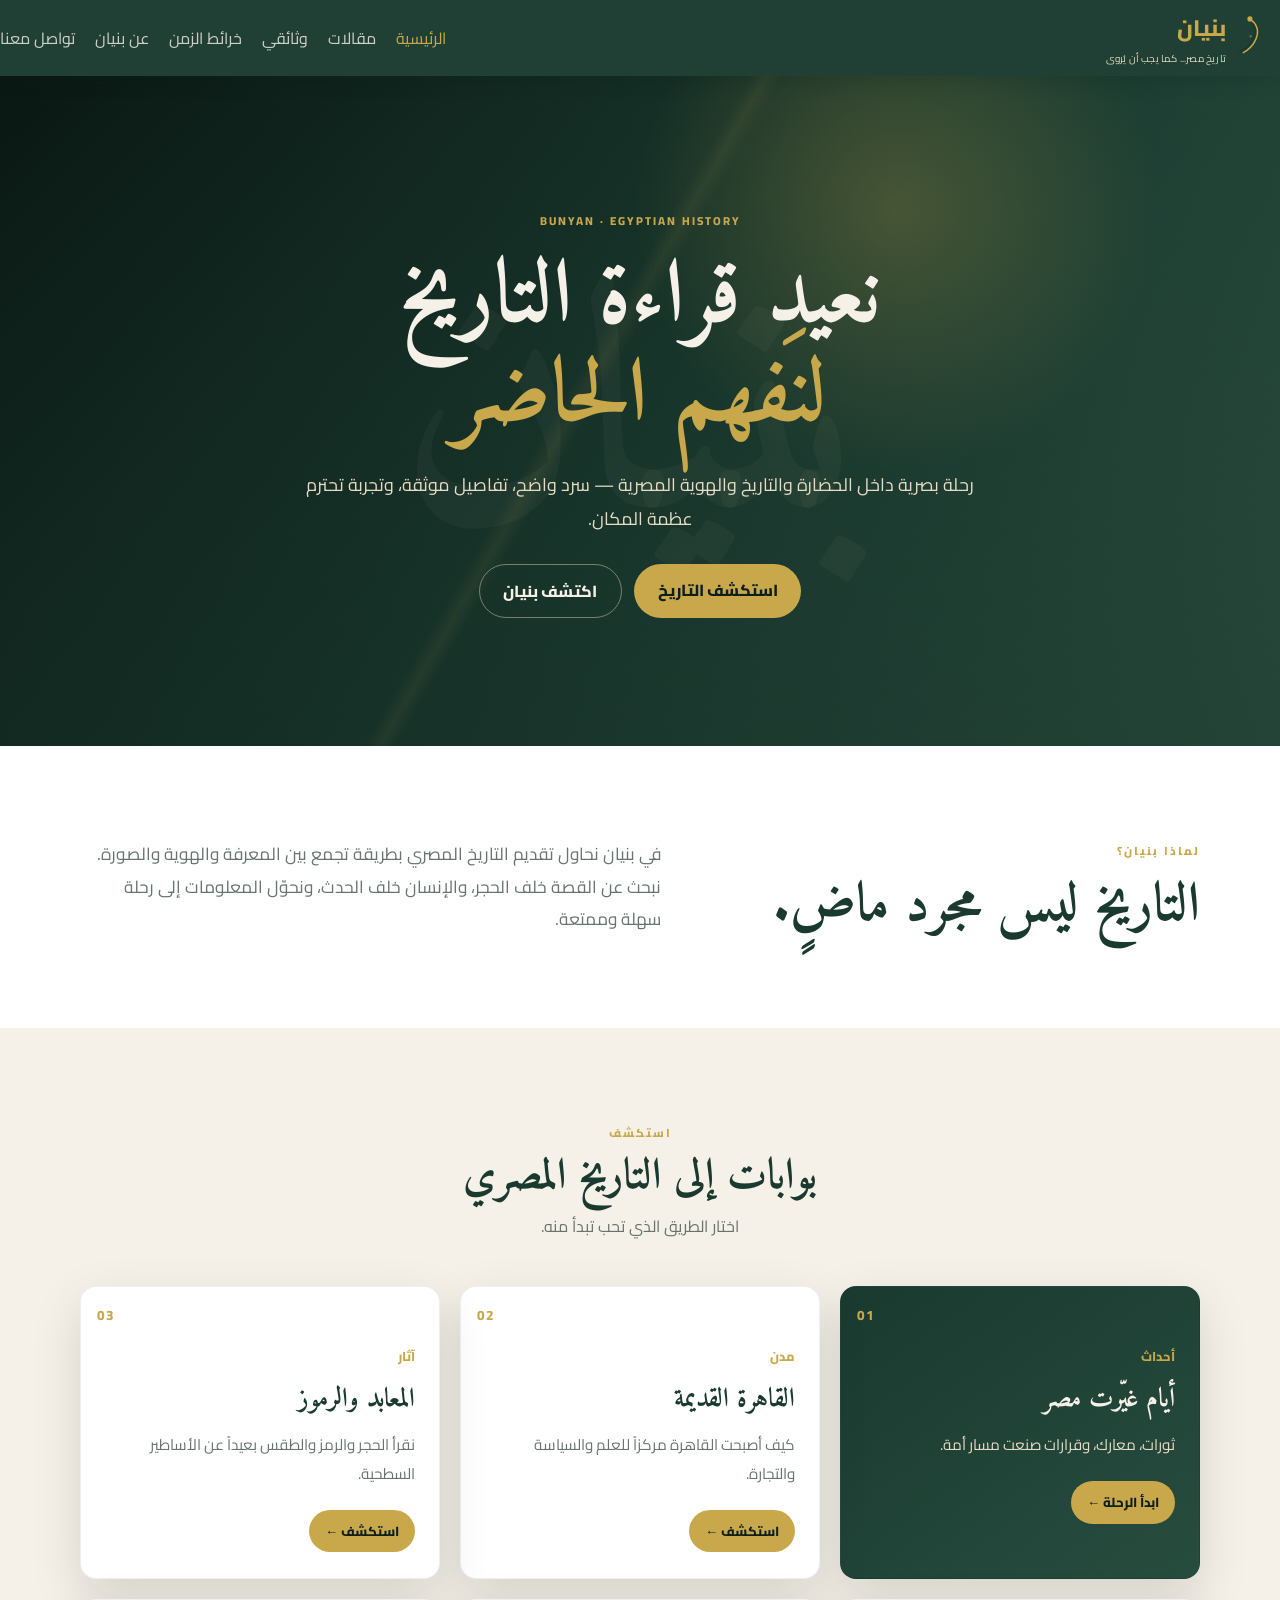
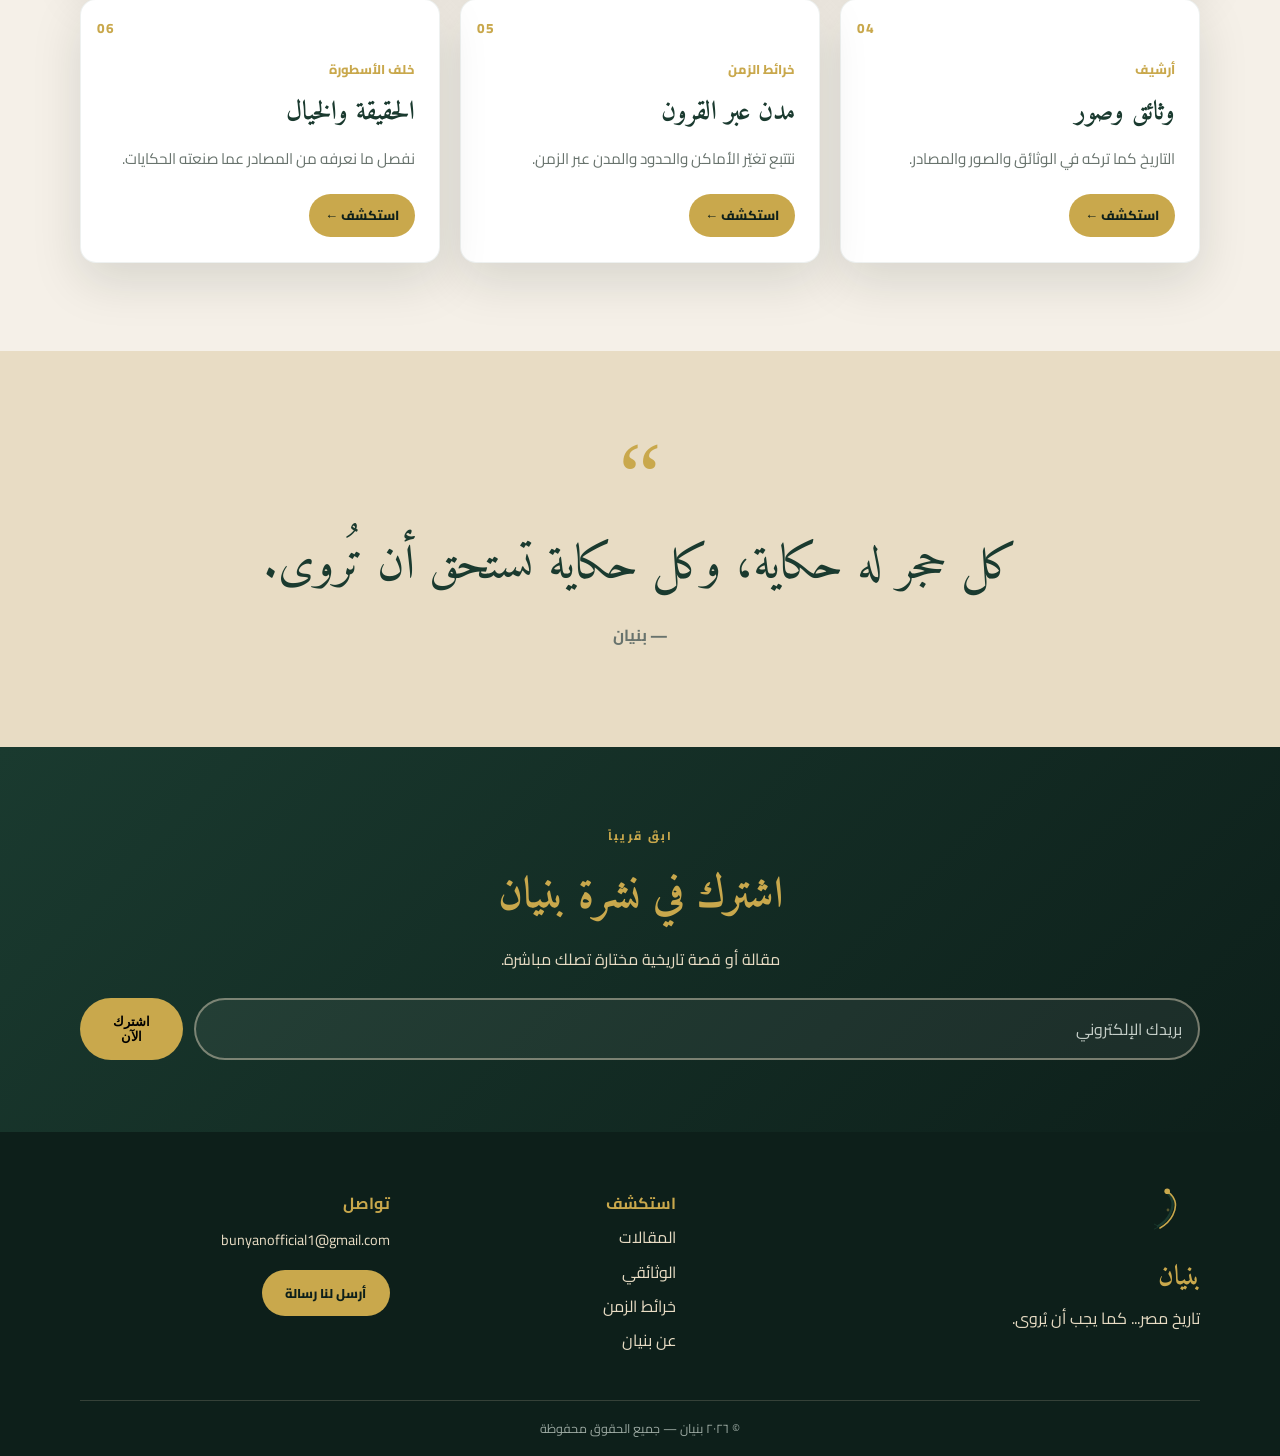
<file: index.html>
<!doctype html>
<html lang="ar" dir="rtl">
<head><meta charset="utf-8"><meta name="viewport" content="width=device-width,initial-scale=1"><meta name="description" content="بنيان — منصة ثقافية مستقلة تعيد قراءة التاريخ والحضارة المصرية بأسلوب بصري حديث."><meta name="theme-color" content="#1A3A2F"><title>بنيان | تاريخ مصر كما يجب أن يُروى</title><link rel="icon" href="images/logo.svg"><link rel="preconnect" href="https://fonts.googleapis.com"><link rel="preconnect" href="https://fonts.gstatic.com" crossorigin><link href="https://fonts.googleapis.com/css2?family=Amiri:wght@400;700&family=Cairo:wght@400;600;700;800&display=swap" rel="stylesheet"><link rel="stylesheet" href="css/style.css"></head>
<body>
<nav class="navbar"><div class="nav-container"><a class="nav-logo" href="index.html"><img src="images/logo.svg" alt="بنيان"><div><strong>بنيان</strong><span>تاريخ مصر... كما يجب أن يُروى</span></div></a><button class="nav-toggle" aria-label="فتح القائمة">☰</button><ul class="nav-links"><li><a class="active" href="index.html">الرئيسية</a></li><li><a href="articles.html">مقالات</a></li><li><a href="documentary.html">وثائقي</a></li><li><a href="maps.html">خرائط الزمن</a></li><li><a href="about.html">عن بنيان</a></li><li><a href="contact.html">تواصل معنا</a></li></ul></div></nav>
<header class="hero"><div class="hero-overlay"></div><div class="hero-content"><span class="eyebrow">BUNYAN · EGYPTIAN HISTORY</span><h1>نعيد قراءة التاريخ<br><em>لنَفهم الحاضر</em></h1><p>رحلة بصرية داخل الحضارة والتاريخ والهوية المصرية — سرد واضح، تفاصيل موثقة، وتجربة تحترم عظمة المكان.</p><div class="hero-actions"><a class="hero-btn" href="articles.html">استكشف التاريخ</a><a class="hero-btn ghost" href="about.html">اكتشف بنيان</a></div></div></header>
<section class="section intro"><div class="container intro-grid"><div><span class="section-kicker">لماذا بنيان؟</span><h2>التاريخ ليس مجرد ماضٍ.</h2></div><p>في بنيان نحاول تقديم التاريخ المصري بطريقة تجمع بين المعرفة والهوية والصورة. نبحث عن القصة خلف الحجر، والإنسان خلف الحدث، ونحوّل المعلومات إلى رحلة سهلة وممتعة.</p></div></section>
<section class="section"><div class="container"><div class="section-title"><span class="section-kicker">استكشف</span><h2>بوابات إلى التاريخ المصري</h2><p>اختار الطريق الذي تحب تبدأ منه.</p></div><div class="cards-grid">
<article class="card featured-card"><div class="card-number">01</div><div class="card-body"><span class="card-tag">أحداث</span><h3>أيام غيّرت مصر</h3><p>ثورات، معارك، وقرارات صنعت مسار أمة.</p><a class="card-link" href="articles.html#days">ابدأ الرحلة ←</a></div></article>
<article class="card"><div class="card-number">02</div><div class="card-body"><span class="card-tag">مدن</span><h3>القاهرة القديمة</h3><p>كيف أصبحت القاهرة مركزاً للعلم والسياسة والتجارة.</p><a class="card-link" href="articles.html#cairo">استكشف ←</a></div></article>
<article class="card"><div class="card-number">03</div><div class="card-body"><span class="card-tag">آثار</span><h3>المعابد والرموز</h3><p>نقرأ الحجر والرمز والطقس بعيداً عن الأساطير السطحية.</p><a class="card-link" href="articles.html#temples">استكشف ←</a></div></article>
<article class="card"><div class="card-number">04</div><div class="card-body"><span class="card-tag">أرشيف</span><h3>وثائق وصور</h3><p>التاريخ كما تركه في الوثائق والصور والمصادر.</p><a class="card-link" href="articles.html#archive">استكشف ←</a></div></article>
<article class="card"><div class="card-number">05</div><div class="card-body"><span class="card-tag">خرائط الزمن</span><h3>مدن عبر القرون</h3><p>نتتبع تغيّر الأماكن والحدود والمدن عبر الزمن.</p><a class="card-link" href="maps.html">استكشف ←</a></div></article>
<article class="card"><div class="card-number">06</div><div class="card-body"><span class="card-tag">خلف الأسطورة</span><h3>الحقيقة والخيال</h3><p>نفصل ما نعرفه من المصادر عما صنعته الحكايات.</p><a class="card-link" href="articles.html#myths">استكشف ←</a></div></article>
</div></div></section>
<section class="quote-section"><div class="container"><div class="quote-mark">“</div><blockquote>كل حجر له حكاية، وكل حكاية تستحق أن تُروى.</blockquote><span>— بنيان</span></div></section>
<section class="newsletter"><div class="container"><span class="section-kicker">ابقَ قريباً</span><h2>اشترك في نشرة بنيان</h2><p>مقالة أو قصة تاريخية مختارة تصلك مباشرة.</p><form class="newsletter-form" action="https://formsubmit.co/bunyanofficial1@gmail.com" method="POST"><input type="email" name="email" required placeholder="بريدك الإلكتروني"><input type="hidden" name="_subject" value="اشتراك جديد في نشرة بنيان"><input type="hidden" name="_captcha" value="false"><button type="submit">اشترك الآن</button></form></div></section>
<footer class="footer"><div class="container"><div class="footer-grid"><div><img class="footer-logo" src="images/logo.svg" alt="بنيان"><h3>بنيان</h3><p>تاريخ مصر... كما يجب أن يُروى.</p></div><div><h4>استكشف</h4><ul><li><a href="articles.html">المقالات</a></li><li><a href="documentary.html">الوثائقي</a></li><li><a href="maps.html">خرائط الزمن</a></li><li><a href="about.html">عن بنيان</a></li></ul></div><div><h4>تواصل</h4><a class="email-link" href="mailto:bunyanofficial1@gmail.com">bunyanofficial1@gmail.com</a><a class="footer-cta" href="contact.html">أرسل لنا رسالة</a></div></div><div class="footer-bottom">© ٢٠٢٦ بنيان — جميع الحقوق محفوظة</div></div></footer>
<script src="js/main.js"></script></body></html>
</file>
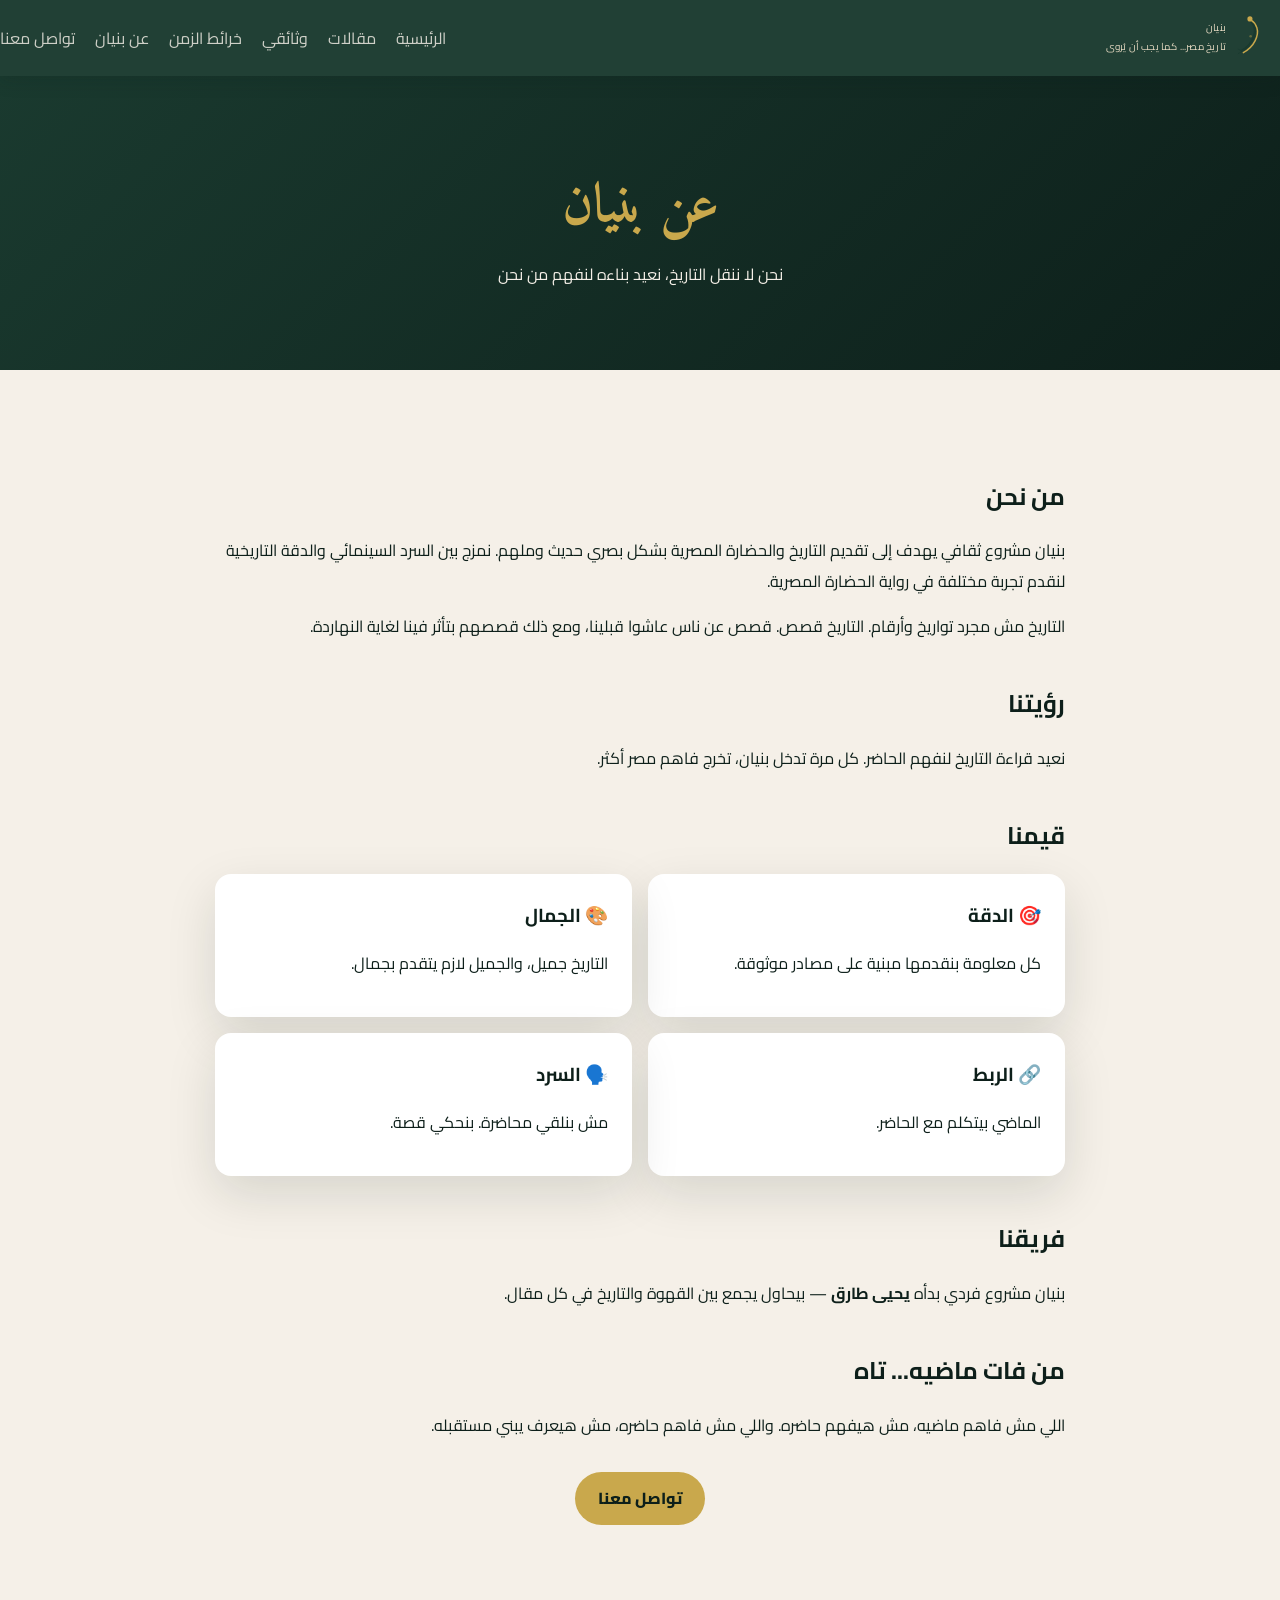
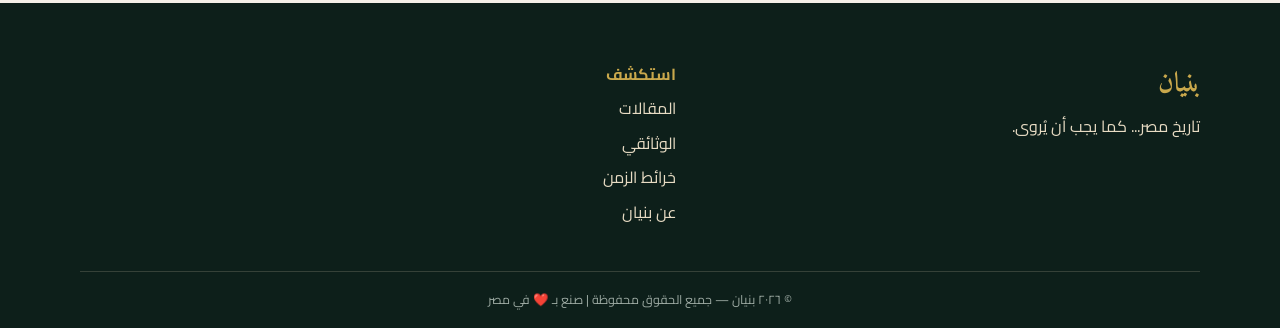
<file: about.html>
<!DOCTYPE html>
<html lang="ar" dir="rtl">
<head><meta charset="UTF-8"><meta name="viewport" content="width=device-width, initial-scale=1.0"><meta name="description" content="تعرف على فريق بنيان ورؤيتنا في تقديم التاريخ المصري"><title>عن بنيان — من نحن</title><link rel="icon" type="image/svg+xml" href="images/logo.svg"><link rel="preconnect" href="https://fonts.googleapis.com"><link rel="preconnect" href="https://fonts.gstatic.com" crossorigin><link href="https://fonts.googleapis.com/css2?family=Amiri:wght@400;700&family=Cairo:wght@400;600;700&display=swap" rel="stylesheet"><link rel="stylesheet" href="css/style.css"></head>
<body><nav class="navbar"><div class="nav-container"><a href="index.html" class="nav-logo"><img src="images/logo.svg" width="40" height="40" alt="بنيان"><div><span class="nav-logo-text">بنيان</span><span class="nav-logo-tagline">تاريخ مصر... كما يجب أن يُروى</span></div></a><button class="nav-toggle" aria-label="القائمة">☰</button><ul class="nav-links"><li><a href="index.html">الرئيسية</a></li><li><a href="articles.html">مقالات</a></li><li><a href="documentary.html">وثائقي</a></li><li><a href="maps.html">خرائط الزمن</a></li><li><a href="about.html">عن بنيان</a></li><li><a href="contact.html">تواصل معنا</a></li></ul></div></nav>
<header class="about-hero"><div class="container"><h1>عن بنيان</h1><p>نحن لا ننقل التاريخ، نعيد بناءه لنفهم من نحن</p></div></header><section class="about-content"><h2>من نحن</h2><p>بنيان مشروع ثقافي يهدف إلى تقديم التاريخ والحضارة المصرية بشكل بصري حديث وملهم. نمزج بين السرد السينمائي والدقة التاريخية لنقدم تجربة مختلفة في رواية الحضارة المصرية.</p><p>التاريخ مش مجرد تواريخ وأرقام. التاريخ قصص. قصص عن ناس عاشوا قبلينا، ومع ذلك قصصهم بتأثر فينا لغاية النهاردة.</p><h2>رؤيتنا</h2><p>نعيد قراءة التاريخ لنفهم الحاضر. كل مرة تدخل بنيان، تخرج فاهم مصر أكثر.</p><h2>قيمنا</h2><div class="values-grid"><div class="value-card"><h3>🎯 الدقة</h3><p>كل معلومة بنقدمها مبنية على مصادر موثوقة.</p></div><div class="value-card"><h3>🎨 الجمال</h3><p>التاريخ جميل، والجميل لازم يتقدم بجمال.</p></div><div class="value-card"><h3>🔗 الربط</h3><p>الماضي بيتكلم مع الحاضر.</p></div><div class="value-card"><h3>🗣️ السرد</h3><p>مش بنلقي محاضرة. بنحكي قصة.</p></div></div><h2>فريقنا</h2><p>بنيان مشروع فردي بدأه <strong>يحيى طارق</strong> — بيحاول يجمع بين القهوة والتاريخ في كل مقال.</p><h2>من فات ماضيه... تاه</h2><p>اللي مش فاهم ماضيه، مش هيفهم حاضره. واللي مش فاهم حاضره، مش هيعرف يبني مستقبله.</p><p style="text-align:center;margin-top:2rem"><a href="contact.html" class="hero-btn">تواصل معنا</a></p></section><footer class="footer"><div class="container"><div class="footer-grid"><div class="footer-brand"><h3>بنيان</h3><p>تاريخ مصر... كما يجب أن يُروى.</p></div><div class="footer-links"><h4>استكشف</h4><ul><li><a href="articles.html">المقالات</a></li><li><a href="documentary.html">الوثائقي</a></li><li><a href="maps.html">خرائط الزمن</a></li><li><a href="about.html">عن بنيان</a></li></ul></div></div><div class="footer-bottom"><p>© ٢٠٢٦ بنيان — جميع الحقوق محفوظة | صنع بـ ❤️ في مصر</p></div></div></footer><script src="js/main.js"></script></body></html>
</file>
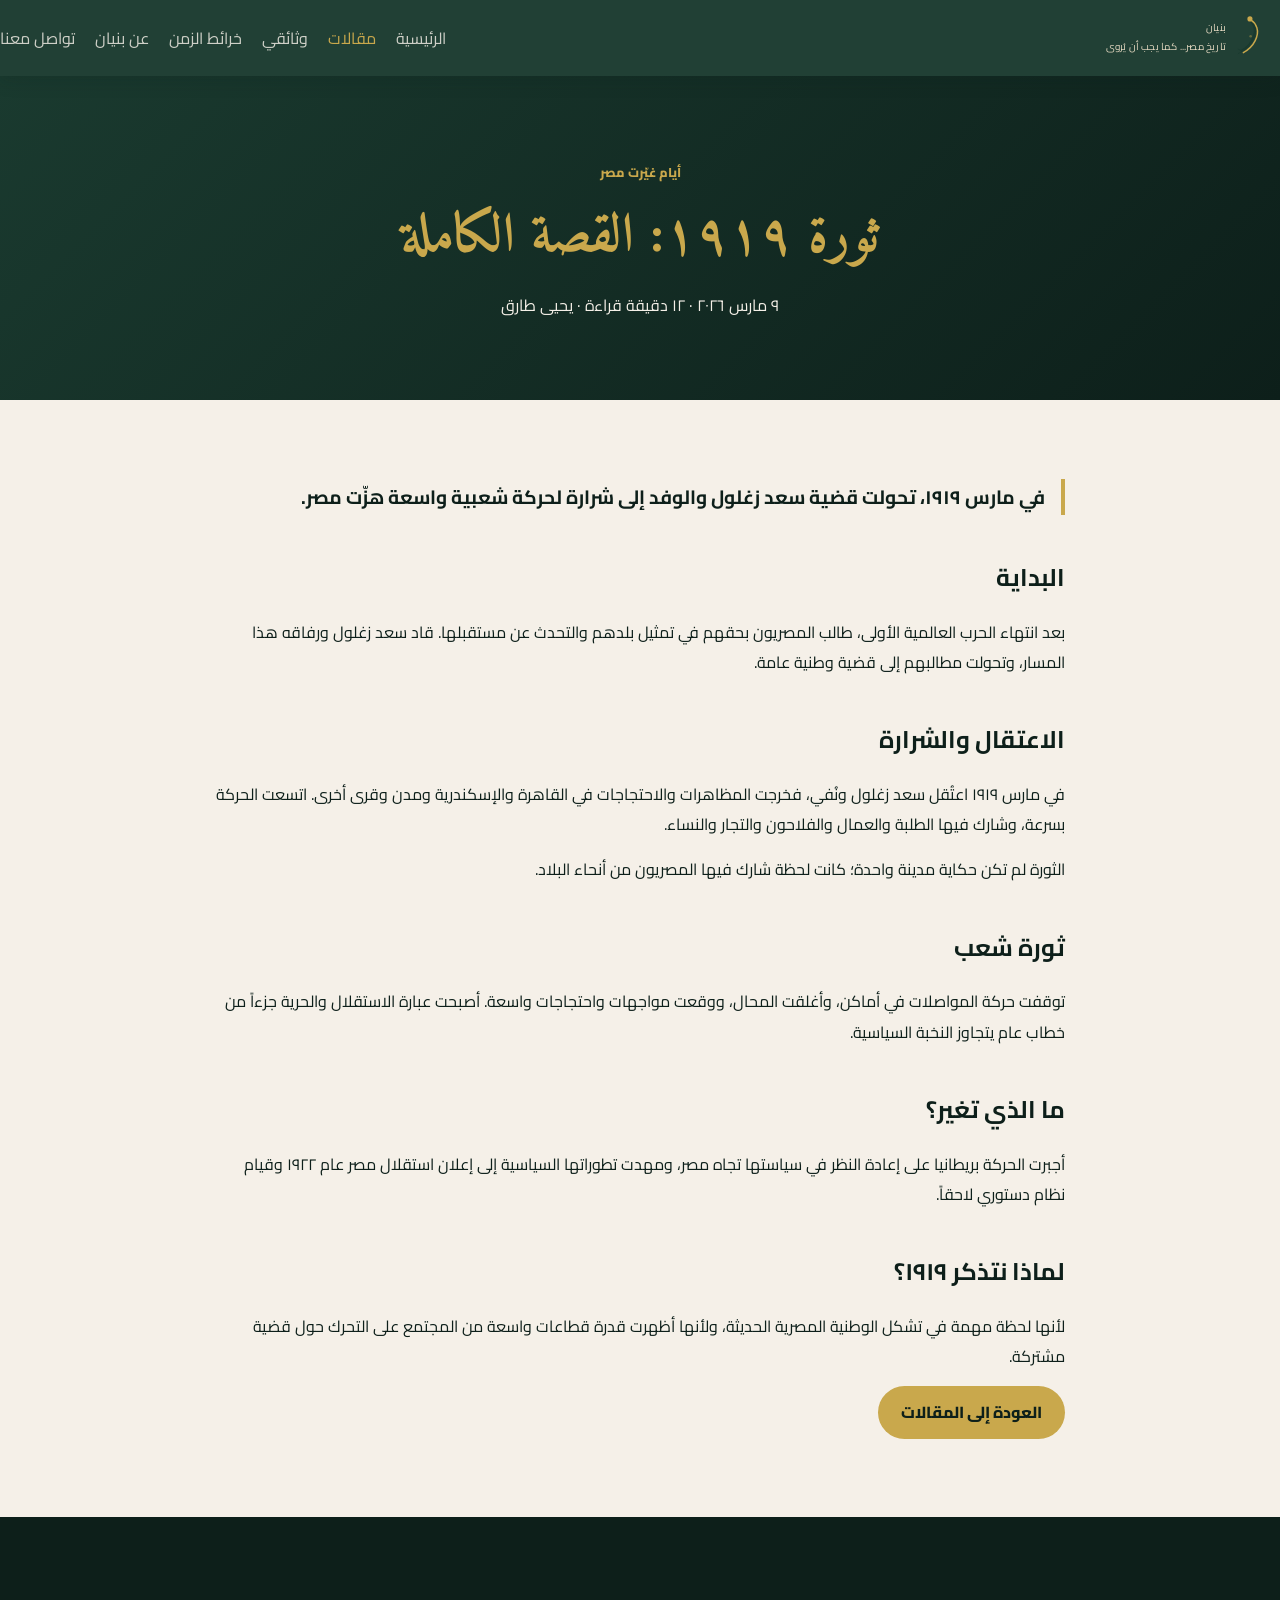
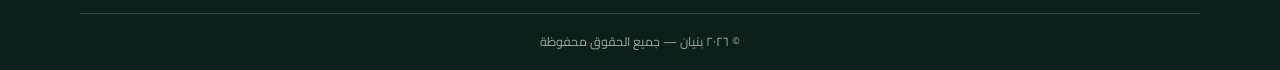
<file: article-1919.html>
<!doctype html><html lang="ar" dir="rtl"><head><meta charset="utf-8"><meta name="viewport" content="width=device-width,initial-scale=1"><title>ثورة ١٩١٩: القصة الكاملة — بنيان</title><link rel="icon" href="images/logo.svg"><link rel="stylesheet" href="css/style.css"><link href="https://fonts.googleapis.com/css2?family=Amiri:wght@400;700&family=Cairo:wght@400;600;700&display=swap" rel="stylesheet"></head><body><nav class="navbar"><div class="nav-container"><a class="nav-logo" href="index.html"><img src="images/logo.svg"><div><span class="nav-logo-text">بنيان</span><span class="nav-logo-tagline">تاريخ مصر... كما يجب أن يُروى</span></div></a><button class="nav-toggle">☰</button><ul class="nav-links"><li><a href="index.html">الرئيسية</a></li><li><a class="active" href="articles.html">مقالات</a></li><li><a href="documentary.html">وثائقي</a></li><li><a href="maps.html">خرائط الزمن</a></li><li><a href="about.html">عن بنيان</a></li><li><a href="contact.html">تواصل معنا</a></li></ul></div></nav><header class="article-header"><div class="container"><span class="card-tag">أيام غيّرت مصر</span><h1>ثورة ١٩١٩: القصة الكاملة</h1><div class="article-meta">٩ مارس ٢٠٢٦ · ١٢ دقيقة قراءة · يحيى طارق</div></div></header><article class="article-body"><p style="font-size:1.2rem;font-weight:700;border-right:4px solid var(--s);padding-right:1rem">في مارس ١٩١٩، تحولت قضية سعد زغلول والوفد إلى شرارة لحركة شعبية واسعة هزّت مصر.</p><h2>البداية</h2><p>بعد انتهاء الحرب العالمية الأولى، طالب المصريون بحقهم في تمثيل بلدهم والتحدث عن مستقبلها. قاد سعد زغلول ورفاقه هذا المسار، وتحولت مطالبهم إلى قضية وطنية عامة.</p><h2>الاعتقال والشرارة</h2><p>في مارس ١٩١٩ اعتُقل سعد زغلول ونُفي، فخرجت المظاهرات والاحتجاجات في القاهرة والإسكندرية ومدن وقرى أخرى. اتسعت الحركة بسرعة، وشارك فيها الطلبة والعمال والفلاحون والتجار والنساء.</p><blockquote>الثورة لم تكن حكاية مدينة واحدة؛ كانت لحظة شارك فيها المصريون من أنحاء البلاد.</blockquote><h2>ثورة شعب</h2><p>توقفت حركة المواصلات في أماكن، وأغلقت المحال، ووقعت مواجهات واحتجاجات واسعة. أصبحت عبارة الاستقلال والحرية جزءاً من خطاب عام يتجاوز النخبة السياسية.</p><h2>ما الذي تغير؟</h2><p>أجبرت الحركة بريطانيا على إعادة النظر في سياستها تجاه مصر، ومهدت تطوراتها السياسية إلى إعلان استقلال مصر عام ١٩٢٢ وقيام نظام دستوري لاحقاً.</p><h2>لماذا نتذكر ١٩١٩؟</h2><p>لأنها لحظة مهمة في تشكل الوطنية المصرية الحديثة، ولأنها أظهرت قدرة قطاعات واسعة من المجتمع على التحرك حول قضية مشتركة.</p><p><a class="hero-btn" href="articles.html">العودة إلى المقالات</a></p></article><footer class="footer"><div class="container"><div class="footer-bottom">© ٢٠٢٦ بنيان — جميع الحقوق محفوظة</div></div></footer><script src="js/main.js"></script></body></html>
</file>
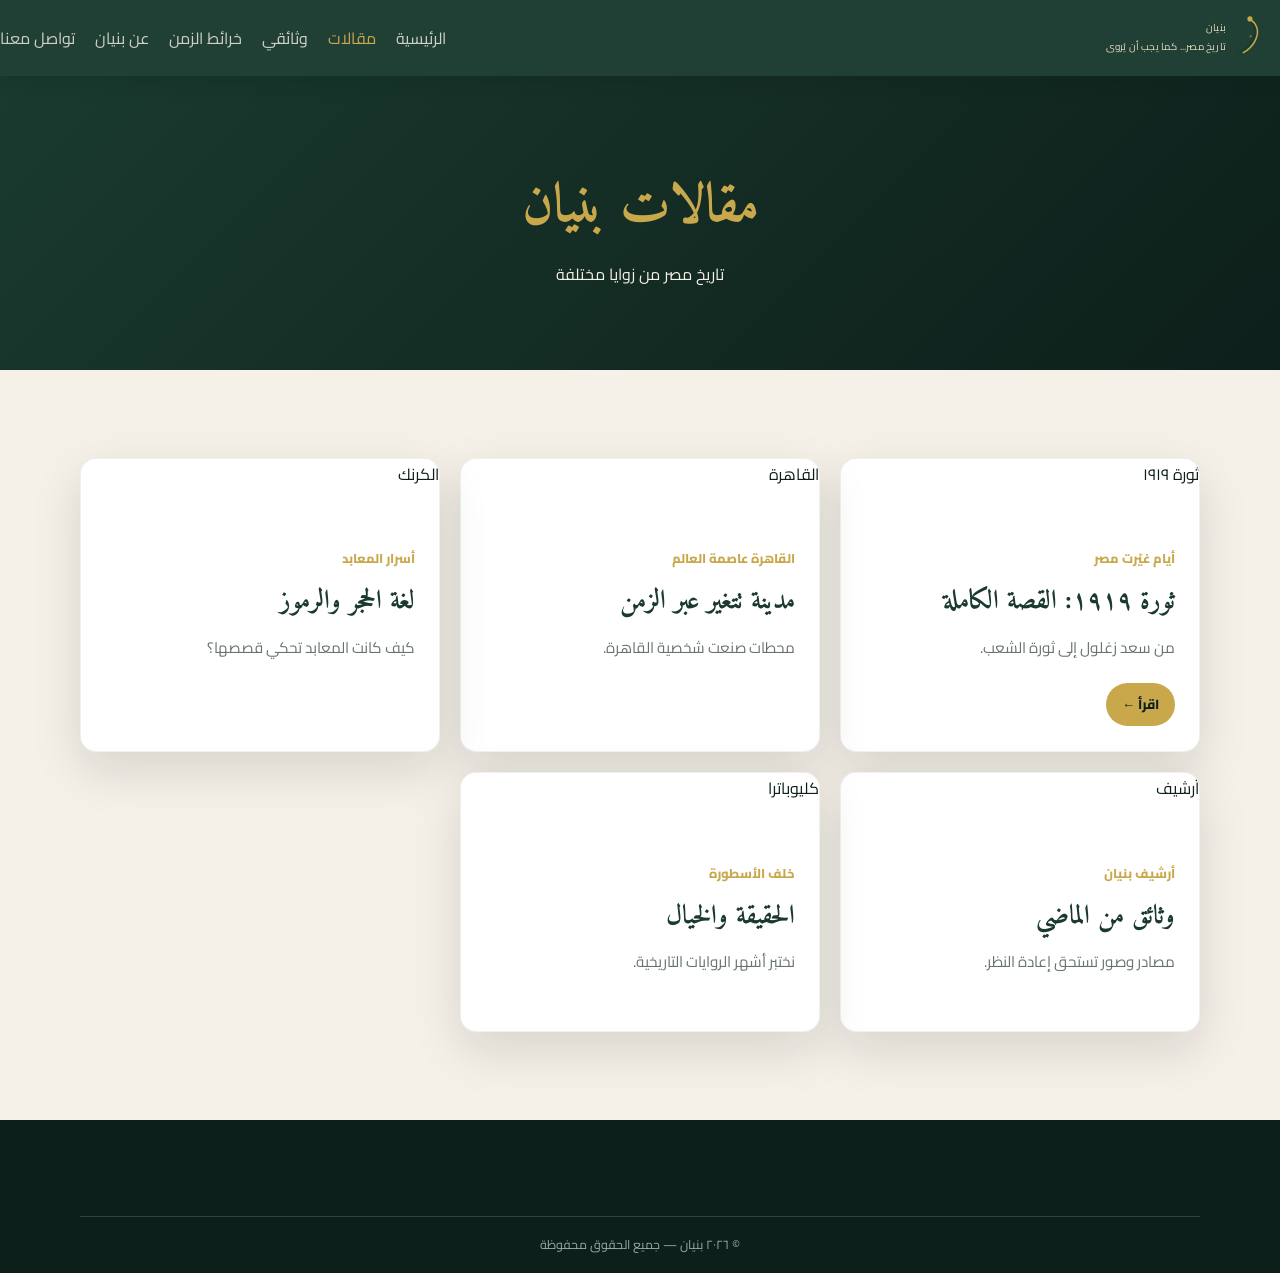
<file: articles.html>
<!doctype html><html lang="ar" dir="rtl"><head><meta charset="utf-8"><meta name="viewport" content="width=device-width,initial-scale=1"><title>مقالات — بنيان</title><link rel="icon" href="images/logo.svg"><link rel="stylesheet" href="css/style.css"><link href="https://fonts.googleapis.com/css2?family=Amiri:wght@400;700&family=Cairo:wght@400;600;700&display=swap" rel="stylesheet"></head><body><nav class="navbar"><div class="nav-container"><a class="nav-logo" href="index.html"><img src="images/logo.svg"><div><span class="nav-logo-text">بنيان</span><span class="nav-logo-tagline">تاريخ مصر... كما يجب أن يُروى</span></div></a><button class="nav-toggle">☰</button><ul class="nav-links"><li><a href="index.html">الرئيسية</a></li><li><a class="active" href="articles.html">مقالات</a></li><li><a href="documentary.html">وثائقي</a></li><li><a href="maps.html">خرائط الزمن</a></li><li><a href="about.html">عن بنيان</a></li><li><a href="contact.html">تواصل معنا</a></li></ul></div></nav><header class="about-hero"><div class="container"><h1>مقالات بنيان</h1><p>تاريخ مصر من زوايا مختلفة</p></div></header><section class="section"><div class="container"><div class="cards-grid"><article class="card" id="days"><div class="card-img">ثورة ١٩١٩</div><div class="card-body"><span class="card-tag">أيام غيّرت مصر</span><h3>ثورة ١٩١٩: القصة الكاملة</h3><p>من سعد زغلول إلى ثورة الشعب.</p><a class="card-link" href="article-1919.html">اقرأ ←</a></div></article><article class="card" id="cairo"><div class="card-img">القاهرة</div><div class="card-body"><span class="card-tag">القاهرة عاصمة العالم</span><h3>مدينة تتغير عبر الزمن</h3><p>محطات صنعت شخصية القاهرة.</p></div></article><article class="card" id="temples"><div class="card-img">الكرنك</div><div class="card-body"><span class="card-tag">أسرار المعابد</span><h3>لغة الحجر والرموز</h3><p>كيف كانت المعابد تحكي قصصها؟</p></div></article><article class="card" id="archive"><div class="card-img">أرشيف</div><div class="card-body"><span class="card-tag">أرشيف بنيان</span><h3>وثائق من الماضي</h3><p>مصادر وصور تستحق إعادة النظر.</p></div></article><article class="card" id="myths"><div class="card-img">كليوباترا</div><div class="card-body"><span class="card-tag">خلف الأسطورة</span><h3>الحقيقة والخيال</h3><p>نختبر أشهر الروايات التاريخية.</p></div></article></div></div></section><footer class="footer"><div class="container"><div class="footer-bottom">© ٢٠٢٦ بنيان — جميع الحقوق محفوظة</div></div></footer><script src="js/main.js"></script></body></html>
</file>
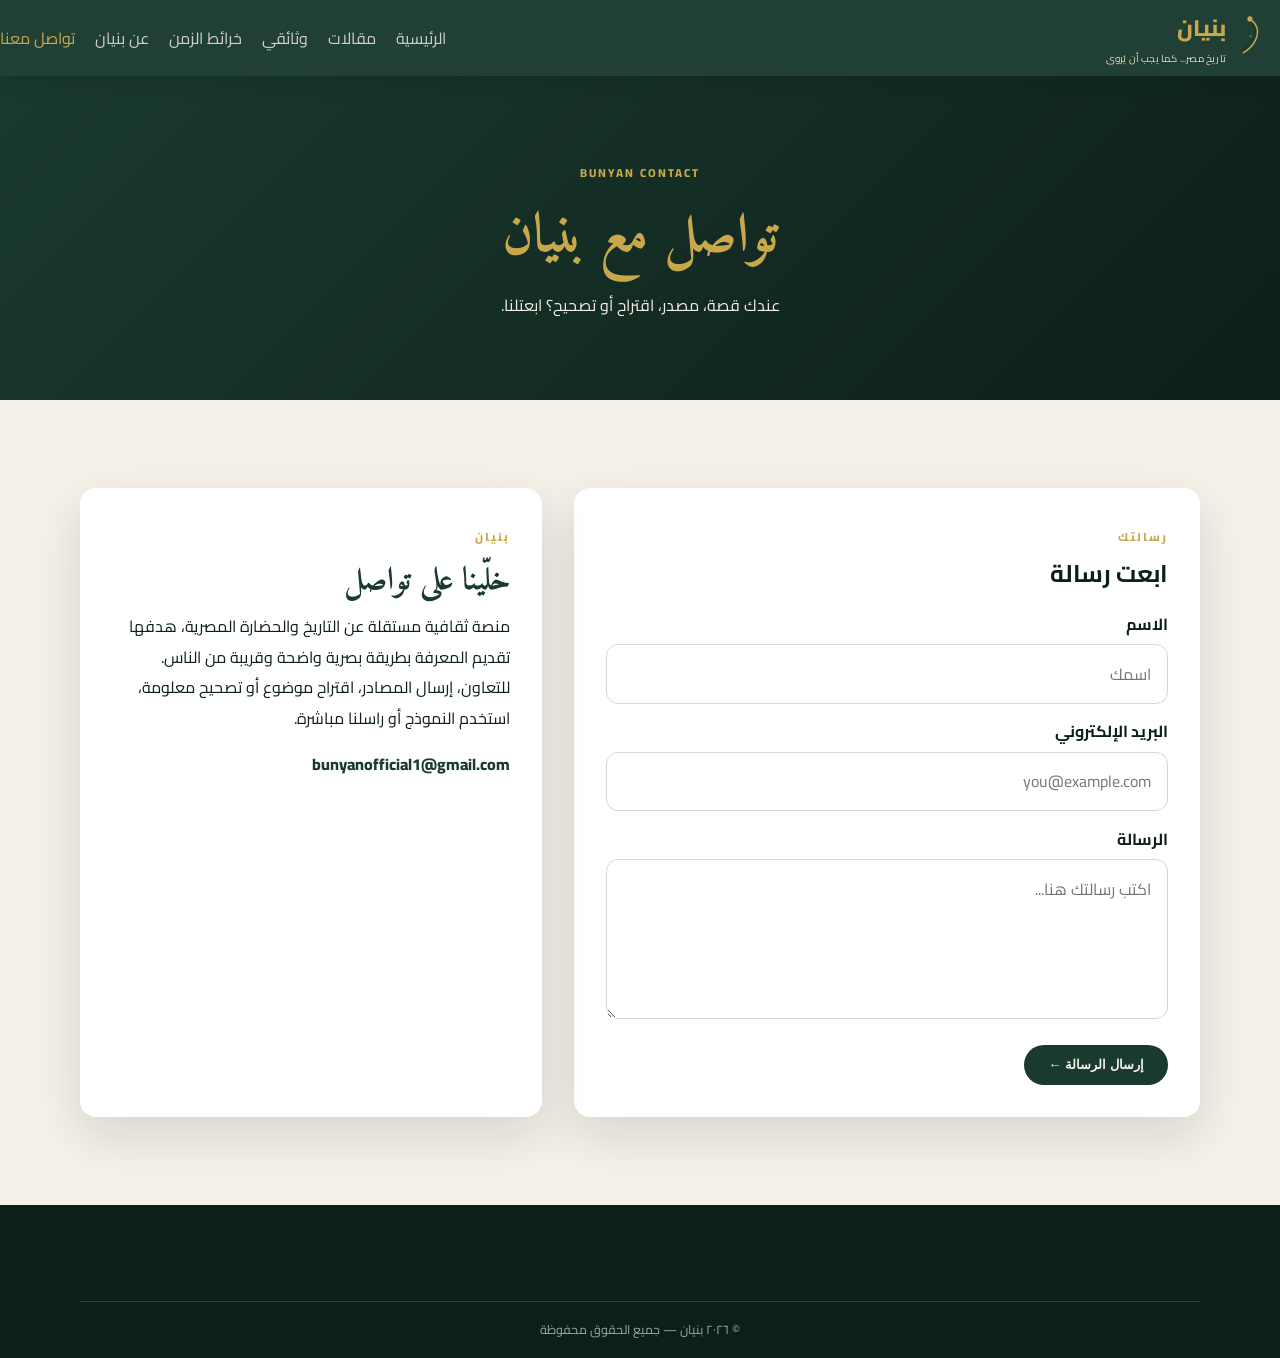
<file: contact.html>
<!doctype html>
<html lang="ar" dir="rtl">
<head><meta charset="utf-8"><meta name="viewport" content="width=device-width,initial-scale=1"><meta name="description" content="تواصل مع بنيان — اقتراح، تعاون، مصدر تاريخي أو تصحيح."><title>تواصل معنا — بنيان</title><link rel="icon" href="images/logo.svg"><link rel="stylesheet" href="css/style.css"><link href="https://fonts.googleapis.com/css2?family=Amiri:wght@400;700&family=Cairo:wght@400;600;700;800&display=swap" rel="stylesheet"></head>
<body>
<nav class="navbar"><div class="nav-container"><a class="nav-logo" href="index.html"><img src="images/logo.svg" alt="بنيان"><div><strong>بنيان</strong><span>تاريخ مصر... كما يجب أن يُروى</span></div></a><button class="nav-toggle" aria-label="فتح القائمة">☰</button><ul class="nav-links"><li><a href="index.html">الرئيسية</a></li><li><a href="articles.html">مقالات</a></li><li><a href="documentary.html">وثائقي</a></li><li><a href="maps.html">خرائط الزمن</a></li><li><a href="about.html">عن بنيان</a></li><li><a class="active" href="contact.html">تواصل معنا</a></li></ul></div></nav>
<header class="about-hero"><div class="container"><span class="section-kicker">BUNYAN CONTACT</span><h1>تواصل مع بنيان</h1><p>عندك قصة، مصدر، اقتراح أو تصحيح؟ ابعتلنا.</p></div></header>
<section class="section"><div class="container"><div class="contact-grid"><div class="form-box contact-form"><span class="section-kicker">رسالتك</span><h2>ابعت رسالة</h2><form action="https://formsubmit.co/bunyanofficial1@gmail.com" method="POST"><input type="hidden" name="_subject" value="رسالة جديدة من موقع بنيان"><input type="hidden" name="_captcha" value="false"><input type="hidden" name="_template" value="table"><input type="hidden" name="_next" value="https://bunyaneg.github.io/Bunyan/thank-you.html"><label for="name">الاسم</label><input id="name" name="name" required placeholder="اسمك"><label for="email">البريد الإلكتروني</label><input id="email" name="email" type="email" required placeholder="you@example.com"><label for="message">الرسالة</label><textarea id="message" name="message" required placeholder="اكتب رسالتك هنا..."></textarea><button class="btn-submit" type="submit">إرسال الرسالة ←</button></form></div><div class="info-box"><span class="section-kicker">بنيان</span><h2>خلّينا على تواصل</h2><p>منصة ثقافية مستقلة عن التاريخ والحضارة المصرية، هدفها تقديم المعرفة بطريقة بصرية واضحة وقريبة من الناس.</p><p>للتعاون، إرسال المصادر، اقتراح موضوع أو تصحيح معلومة، استخدم النموذج أو راسلنا مباشرة.</p><a class="contact-email" href="mailto:bunyanofficial1@gmail.com">bunyanofficial1@gmail.com</a></div></div></div></section>
<footer class="footer"><div class="container"><div class="footer-bottom">© ٢٠٢٦ بنيان — جميع الحقوق محفوظة</div></div></footer><script src="js/main.js"></script></body></html>
</file>
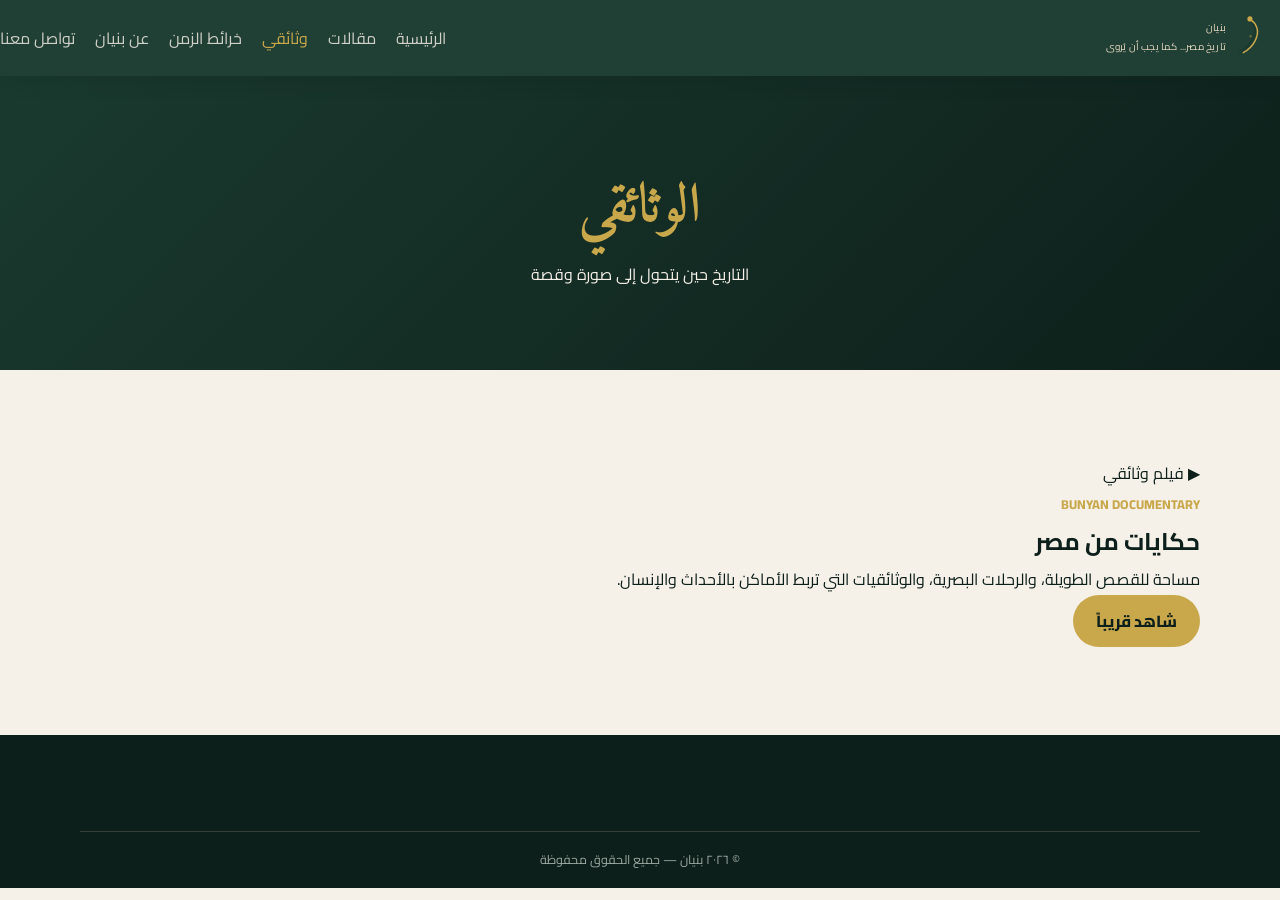
<file: documentary.html>
<!doctype html><html lang="ar" dir="rtl"><head><meta charset="utf-8"><meta name="viewport" content="width=device-width,initial-scale=1"><title>وثائقي — بنيان</title><link rel="icon" href="images/logo.svg"><link rel="stylesheet" href="css/style.css"><link href="https://fonts.googleapis.com/css2?family=Amiri:wght@400;700&family=Cairo:wght@400;600;700&display=swap" rel="stylesheet"></head><body><nav class="navbar"><div class="nav-container"><a class="nav-logo" href="index.html"><img src="images/logo.svg"><div><span class="nav-logo-text">بنيان</span><span class="nav-logo-tagline">تاريخ مصر... كما يجب أن يُروى</span></div></a><button class="nav-toggle">☰</button><ul class="nav-links"><li><a href="index.html">الرئيسية</a></li><li><a href="articles.html">مقالات</a></li><li><a class="active" href="documentary.html">وثائقي</a></li><li><a href="maps.html">خرائط الزمن</a></li><li><a href="about.html">عن بنيان</a></li><li><a href="contact.html">تواصل معنا</a></li></ul></div></nav><header class="about-hero"><div class="container"><h1>الوثائقي</h1><p>التاريخ حين يتحول إلى صورة وقصة</p></div></header><section class="section"><div class="container"><div class="featured"><div class="featured-img">▶ فيلم وثائقي</div><div class="featured-content"><span class="card-tag">BUNYAN DOCUMENTARY</span><h2>حكايات من مصر</h2><p>مساحة للقصص الطويلة، والرحلات البصرية، والوثائقيات التي تربط الأماكن بالأحداث والإنسان.</p><a class="hero-btn" href="#">شاهد قريباً</a></div></div></div></section><footer class="footer"><div class="container"><div class="footer-bottom">© ٢٠٢٦ بنيان — جميع الحقوق محفوظة</div></div></footer><script src="js/main.js"></script></body></html>
</file>
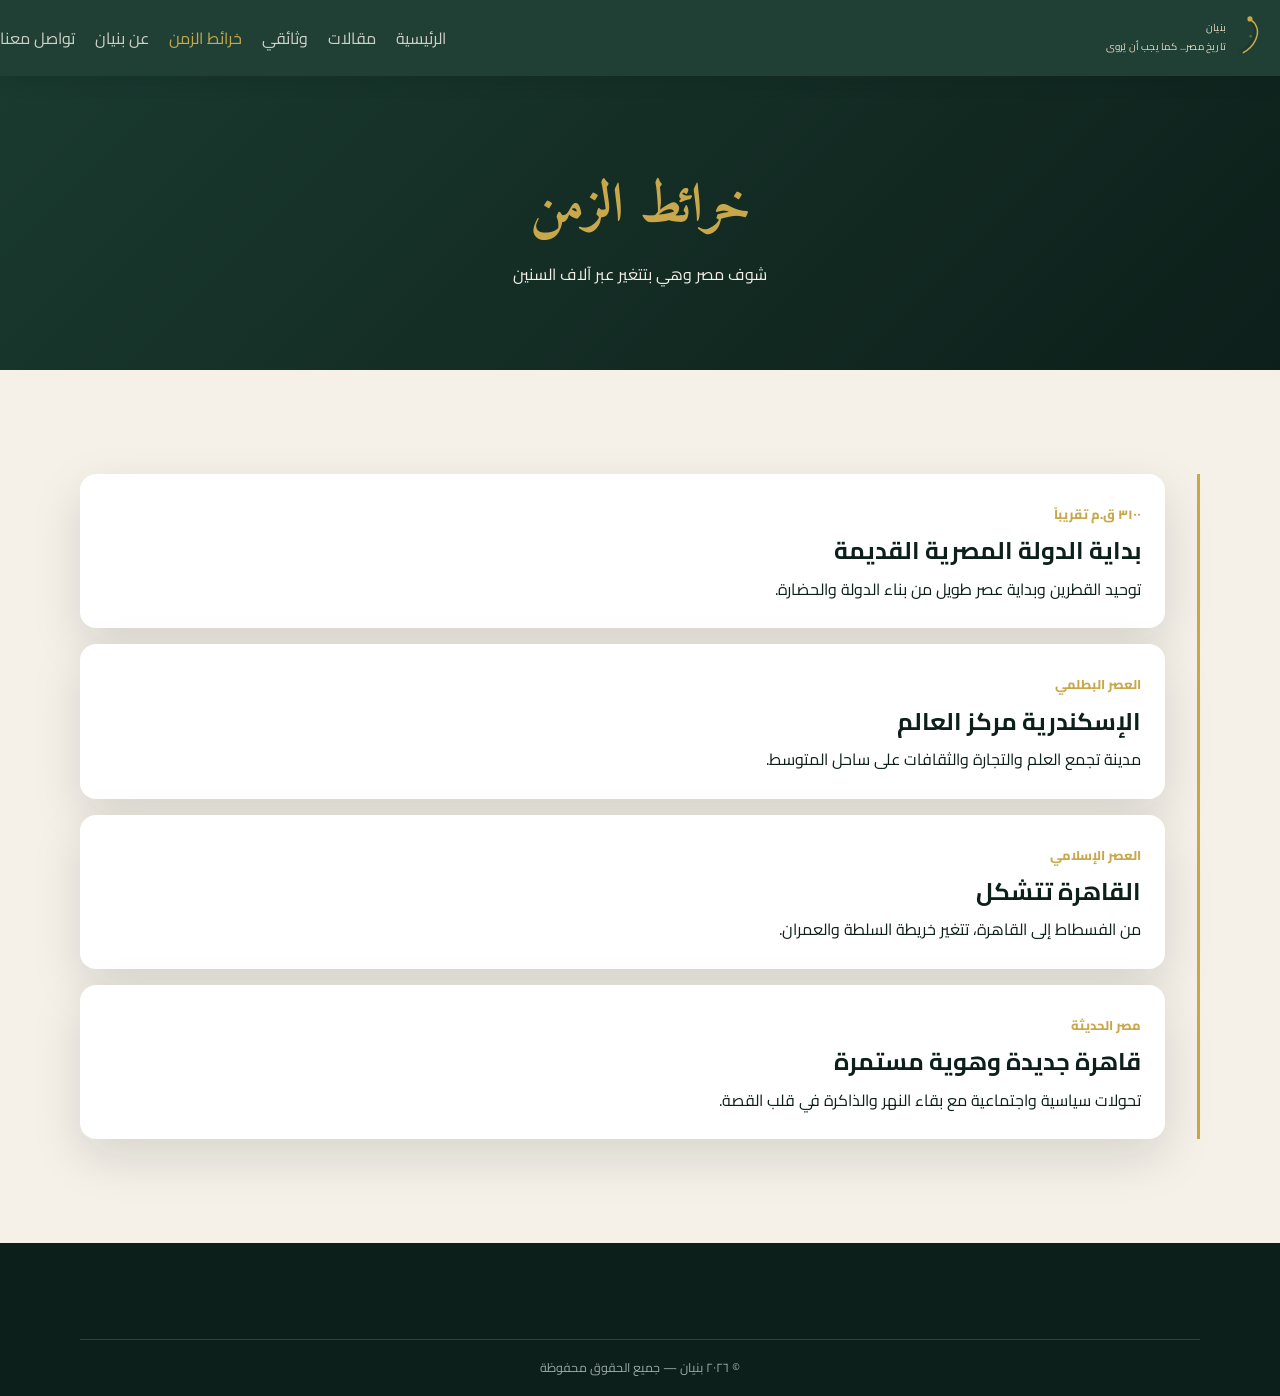
<file: maps.html>
<!doctype html><html lang="ar" dir="rtl"><head><meta charset="utf-8"><meta name="viewport" content="width=device-width,initial-scale=1"><title>خرائط الزمن — بنيان</title><link rel="icon" href="images/logo.svg"><link rel="stylesheet" href="css/style.css"><link href="https://fonts.googleapis.com/css2?family=Amiri:wght@400;700&family=Cairo:wght@400;600;700&display=swap" rel="stylesheet"></head><body><nav class="navbar"><div class="nav-container"><a class="nav-logo" href="index.html"><img src="images/logo.svg"><div><span class="nav-logo-text">بنيان</span><span class="nav-logo-tagline">تاريخ مصر... كما يجب أن يُروى</span></div></a><button class="nav-toggle">☰</button><ul class="nav-links"><li><a href="index.html">الرئيسية</a></li><li><a href="articles.html">مقالات</a></li><li><a href="documentary.html">وثائقي</a></li><li><a class="active" href="maps.html">خرائط الزمن</a></li><li><a href="about.html">عن بنيان</a></li><li><a href="contact.html">تواصل معنا</a></li></ul></div></nav><header class="about-hero"><div class="container"><h1>خرائط الزمن</h1><p>شوف مصر وهي بتتغير عبر آلاف السنين</p></div></header><section class="section"><div class="container"><div class="timeline"><div class="timeline-item"><span class="card-tag">٣١٠٠ ق.م تقريباً</span><h2>بداية الدولة المصرية القديمة</h2><p>توحيد القطرين وبداية عصر طويل من بناء الدولة والحضارة.</p></div><div class="timeline-item"><span class="card-tag">العصر البطلمي</span><h2>الإسكندرية مركز العالم</h2><p>مدينة تجمع العلم والتجارة والثقافات على ساحل المتوسط.</p></div><div class="timeline-item"><span class="card-tag">العصر الإسلامي</span><h2>القاهرة تتشكل</h2><p>من الفسطاط إلى القاهرة، تتغير خريطة السلطة والعمران.</p></div><div class="timeline-item"><span class="card-tag">مصر الحديثة</span><h2>قاهرة جديدة وهوية مستمرة</h2><p>تحولات سياسية واجتماعية مع بقاء النهر والذاكرة في قلب القصة.</p></div></div></div></section><footer class="footer"><div class="container"><div class="footer-bottom">© ٢٠٢٦ بنيان — جميع الحقوق محفوظة</div></div></footer><script src="js/main.js"></script></body></html>
</file>
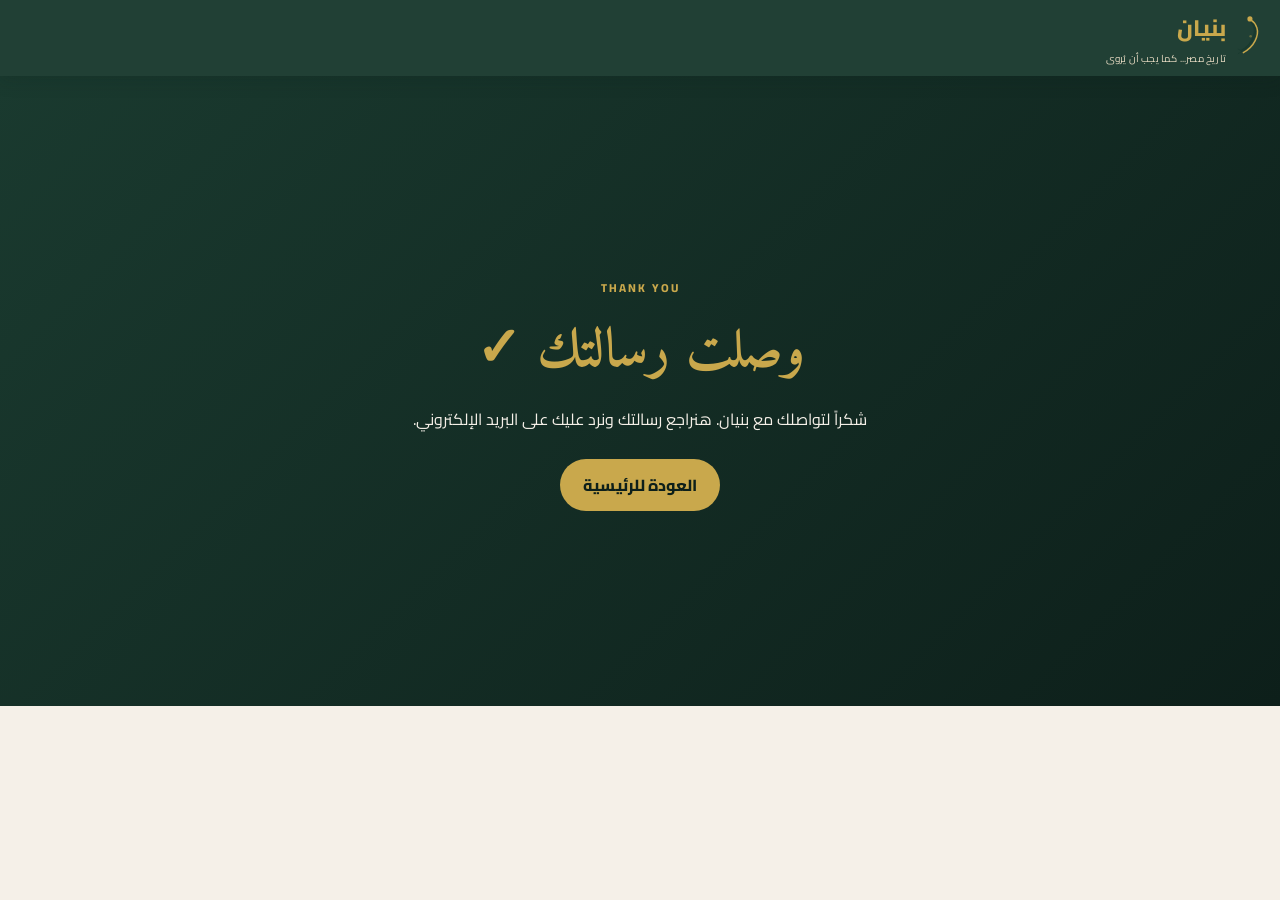
<file: thank-you.html>
<!doctype html><html lang="ar" dir="rtl"><head><meta charset="utf-8"><meta name="viewport" content="width=device-width,initial-scale=1"><meta name="theme-color" content="#1A3A2F"><title>تم إرسال رسالتك — بنيان</title><link rel="icon" href="images/logo.svg"><link rel="stylesheet" href="css/style.css"><link href="https://fonts.googleapis.com/css2?family=Amiri:wght@400;700&family=Cairo:wght@400;600;700;800&display=swap" rel="stylesheet"></head><body><nav class="navbar"><div class="nav-container"><a class="nav-logo" href="index.html"><img src="images/logo.svg" alt="بنيان"><div><strong>بنيان</strong><span>تاريخ مصر... كما يجب أن يُروى</span></div></a></div></nav><main class="about-hero" style="min-height:70vh;display:grid;place-items:center"><div class="container"><span class="section-kicker">THANK YOU</span><h1>وصلت رسالتك ✓</h1><p>شكراً لتواصلك مع بنيان. هنراجع رسالتك ونرد عليك على البريد الإلكتروني.</p><p style="margin-top:1.5rem"><a class="hero-btn" href="index.html">العودة للرئيسية</a></p></div></main></body></html>
</file>
<file: css/style.css>
:root{--p:#1A3A2F;--s:#C9A84C;--a:#E8DCC4;--d:#0D1F1A;--l:#F5F0E8;--w:#fff;--muted:#68736d;--shadow:0 18px 50px rgba(13,31,26,.13);--r:16px}*{box-sizing:border-box;margin:0;padding:0}html{scroll-behavior:smooth}body{font-family:Cairo,Arial,sans-serif;background:var(--l);color:var(--d);line-height:1.9}a{color:inherit;text-decoration:none}.container{width:min(1120px,92%);margin:auto}.navbar{position:sticky;top:0;z-index:50;background:rgba(26,58,47,.97);color:var(--l);box-shadow:0 3px 18px rgba(13,31,26,.2);backdrop-filter:blur(10px)}.nav-container{min-height:76px;display:flex;align-items:center;justify-content:space-between}.nav-logo{display:flex;align-items:center;gap:10px}.nav-logo img{width:44px;height:44px}.nav-logo strong{display:block;color:var(--s);font-size:1.4rem;font-weight:800}.nav-logo span{display:block;font-size:.62rem;color:var(--a);letter-spacing:.2px}.nav-links{display:flex;list-style:none;gap:1.25rem}.nav-links a{opacity:.82;transition:.2s}.nav-links a:hover,.nav-links a.active{color:var(--s);opacity:1}.nav-toggle{display:none;background:none;border:0;color:var(--l);font-size:1.7rem}.hero{position:relative;min-height:72vh;display:grid;place-items:center;text-align:center;overflow:hidden;background:radial-gradient(circle at 70% 20%,rgba(201,168,76,.28),transparent 25%),linear-gradient(135deg,#0a1713 0%,#1A3A2F 52%,#315847 100%);color:var(--l);padding:6rem 0}.hero:before{content:"";position:absolute;inset:0;background:linear-gradient(120deg,transparent 45%,rgba(201,168,76,.08) 46%,transparent 47%),linear-gradient(0deg,rgba(13,31,26,.35),transparent)}.hero:after{content:"بنيان";position:absolute;left:50%;top:52%;transform:translate(-50%,-50%);font-family:Amiri,serif;font-size:clamp(8rem,25vw,20rem);font-weight:700;color:rgba(232,220,196,.035);white-space:nowrap}.hero-content{position:relative;z-index:2;max-width:850px;padding:2rem}.eyebrow,.section-kicker{display:inline-block;color:var(--s);font-size:.72rem;font-weight:800;letter-spacing:2px;text-transform:uppercase}.hero h1{font-family:Amiri,serif;color:var(--l);font-size:clamp(2.8rem,7vw,5.6rem);line-height:1.1;margin:1rem 0}.hero h1 em{font-style:normal;color:var(--s)}.hero p{font-size:1.12rem;max-width:700px;margin:1.3rem auto;color:var(--a)}.hero-actions{display:flex;justify-content:center;gap:.8rem;flex-wrap:wrap;margin-top:1.7rem}.hero-btn,.card-link,.footer-cta{display:inline-block;background:var(--s);color:var(--d);padding:.7rem 1.45rem;border-radius:999px;font-weight:800;transition:.2s}.hero-btn:hover,.card-link:hover,.footer-cta:hover{transform:translateY(-2px);box-shadow:0 10px 25px rgba(201,168,76,.2)}.hero-btn.ghost{background:transparent;color:var(--l);border:1px solid rgba(232,220,196,.45)}.section{padding:5.5rem 0}.intro{background:var(--w)}.intro-grid{display:grid;grid-template-columns:.9fr 1.1fr;gap:4rem;align-items:center}.intro h2{font-family:Amiri,serif;color:var(--p);font-size:clamp(2.2rem,5vw,3.4rem);line-height:1.2;margin-top:.6rem}.intro p{font-size:1.08rem;color:var(--muted)}.section-title{text-align:center;margin-bottom:2.8rem}.section-title h2{font-family:Amiri,serif;color:var(--p);font-size:2.7rem;line-height:1.2;margin:.4rem 0}.section-title p{color:var(--muted)}.cards-grid{display:grid;grid-template-columns:repeat(3,1fr);gap:1.25rem}.card{position:relative;background:var(--w);border:1px solid rgba(26,58,47,.07);border-radius:var(--r);overflow:hidden;box-shadow:var(--shadow);min-height:260px;transition:.25s}.card:hover{transform:translateY(-6px)}.card:before{content:"";position:absolute;inset:auto 0 0;height:4px;background:var(--s);transform:scaleX(0);transform-origin:right;transition:.25s}.card:hover:before{transform:scaleX(1)}.featured-card{background:linear-gradient(145deg,var(--p),#274d3f);color:var(--l)}.card-number{position:absolute;top:1rem;left:1rem;color:var(--s);font-weight:800;font-size:.85rem;letter-spacing:1px}.card-body{padding:3.3rem 1.5rem 1.6rem}.card-tag{color:var(--s);font-size:.8rem;font-weight:800}.card-body h3{color:var(--p);font-family:Amiri,serif;font-size:1.65rem;margin:.3rem 0}.featured-card .card-body h3{color:var(--l)}.card-body p{margin:.4rem 0 1.3rem;color:var(--muted);font-size:.95rem}.featured-card .card-body p{color:var(--a)}.card-link{font-size:.82rem;padding:.55rem 1rem}.quote-section{padding:6rem 0;background:var(--a);text-align:center}.quote-mark{font-family:Georgia,serif;color:var(--s);font-size:6rem;line-height:.6}.quote-section blockquote{max-width:800px;margin:1rem auto .5rem;font-family:Amiri,serif;font-size:clamp(1.8rem,4vw,3rem);color:var(--p)}.quote-section span{color:var(--muted);font-weight:700}.newsletter{background:linear-gradient(135deg,var(--p),var(--d));color:var(--l);padding:4.5rem 0;text-align:center}.newsletter h2{font-family:Amiri,serif;color:var(--s);font-size:2.7rem;margin:.4rem 0}.newsletter p{color:var(--a)}.newsletter-form{display:flex;justify-content:center;gap:.7rem;margin-top:1.5rem}.newsletter-form input{min-width:320px;padding:.85rem 1rem;border-radius:999px;border:2px solid rgba(232,220,196,.45);background:rgba(255,255,255,.06);color:var(--l);font:inherit}.newsletter-form input::placeholder{color:#c6cfc9}.newsletter-form button{border:0;background:var(--s);padding:.85rem 1.5rem;border-radius:999px;font-weight:800;cursor:pointer}.footer{background:var(--d);color:var(--a);padding:3.5rem 0 1rem}.footer-grid{display:grid;grid-template-columns:2fr 1fr 1.3fr;gap:3rem}.footer-logo{width:48px;margin-bottom:.4rem}.footer h3,.footer h4{color:var(--s)}.footer h3{font-family:Amiri,serif;font-size:1.7rem}.footer ul{list-style:none}.footer li{margin:.25rem 0}.footer a{transition:.2s}.footer a:hover{color:var(--s)}.email-link{display:block;margin:.5rem 0 1rem;direction:ltr;text-align:right;font-size:.9rem}.footer-cta{font-size:.8rem}.footer-bottom{margin-top:2.5rem;padding-top:1rem;border-top:1px solid rgba(232,220,196,.18);text-align:center;font-size:.78rem;color:#9daaa3}.about-hero,.article-header{background:linear-gradient(135deg,var(--p),var(--d));color:var(--l);padding:5rem 0;text-align:center}.about-hero h1,.article-header h1{font-family:Amiri,serif;color:var(--s);font-size:3.4rem}.about-content,.article-body{width:min(850px,92%);margin:auto;padding:4rem 0}.about-content h2,.article-body h2{margin:2.5rem 0 1rem}.about-content p,.article-body p{margin:.9rem 0}.values-grid{display:grid;grid-template-columns:1fr 1fr;gap:1rem}.value-card{background:var(--w);padding:1.5rem;border-radius:var(--r);box-shadow:var(--shadow)}.contact-grid{display:grid;grid-template-columns:1.15fr .85fr;gap:2rem}.form-box,.info-box{background:var(--w);padding:2rem;border-radius:var(--r);box-shadow:var(--shadow)}form label{display:block;margin:.8rem 0 .3rem;font-weight:700}form input,form textarea{width:100%;padding:.85rem 1rem;border:1px solid #d5d9d6;border-radius:12px;font:inherit;background:#fff}form textarea{min-height:160px;resize:vertical}.btn-submit{margin-top:1rem;border:0;background:var(--p);color:var(--l);padding:.8rem 1.5rem;border-radius:999px;font-weight:800;cursor:pointer}.info-box h2{font-family:Amiri,serif;color:var(--p);font-size:2rem}.info-box .contact-email{display:inline-block;color:var(--p);font-weight:800;margin-top:1rem;direction:ltr}.timeline{border-right:3px solid var(--s);padding-right:2rem}.timeline-item{background:var(--w);padding:1.5rem;margin:1rem 0;border-radius:var(--r);box-shadow:var(--shadow)}@media(max-width:800px){.nav-links{display:none;position:absolute;top:76px;right:0;left:0;background:var(--p);padding:1rem;flex-direction:column}.nav-links.active{display:flex}.nav-toggle{display:block}.intro-grid,.contact-grid{grid-template-columns:1fr;gap:2rem}.cards-grid{grid-template-columns:1fr 1fr}.footer-grid{grid-template-columns:1fr 1fr}}@media(max-width:520px){.cards-grid,.footer-grid,.values-grid{grid-template-columns:1fr}.hero{min-height:68vh}.hero h1{font-size:2.8rem}.newsletter-form{flex-direction:column}.newsletter-form input{min-width:0}.about-hero h1,.article-header h1{font-size:2.5rem}.section{padding:4rem 0}}
</file>
